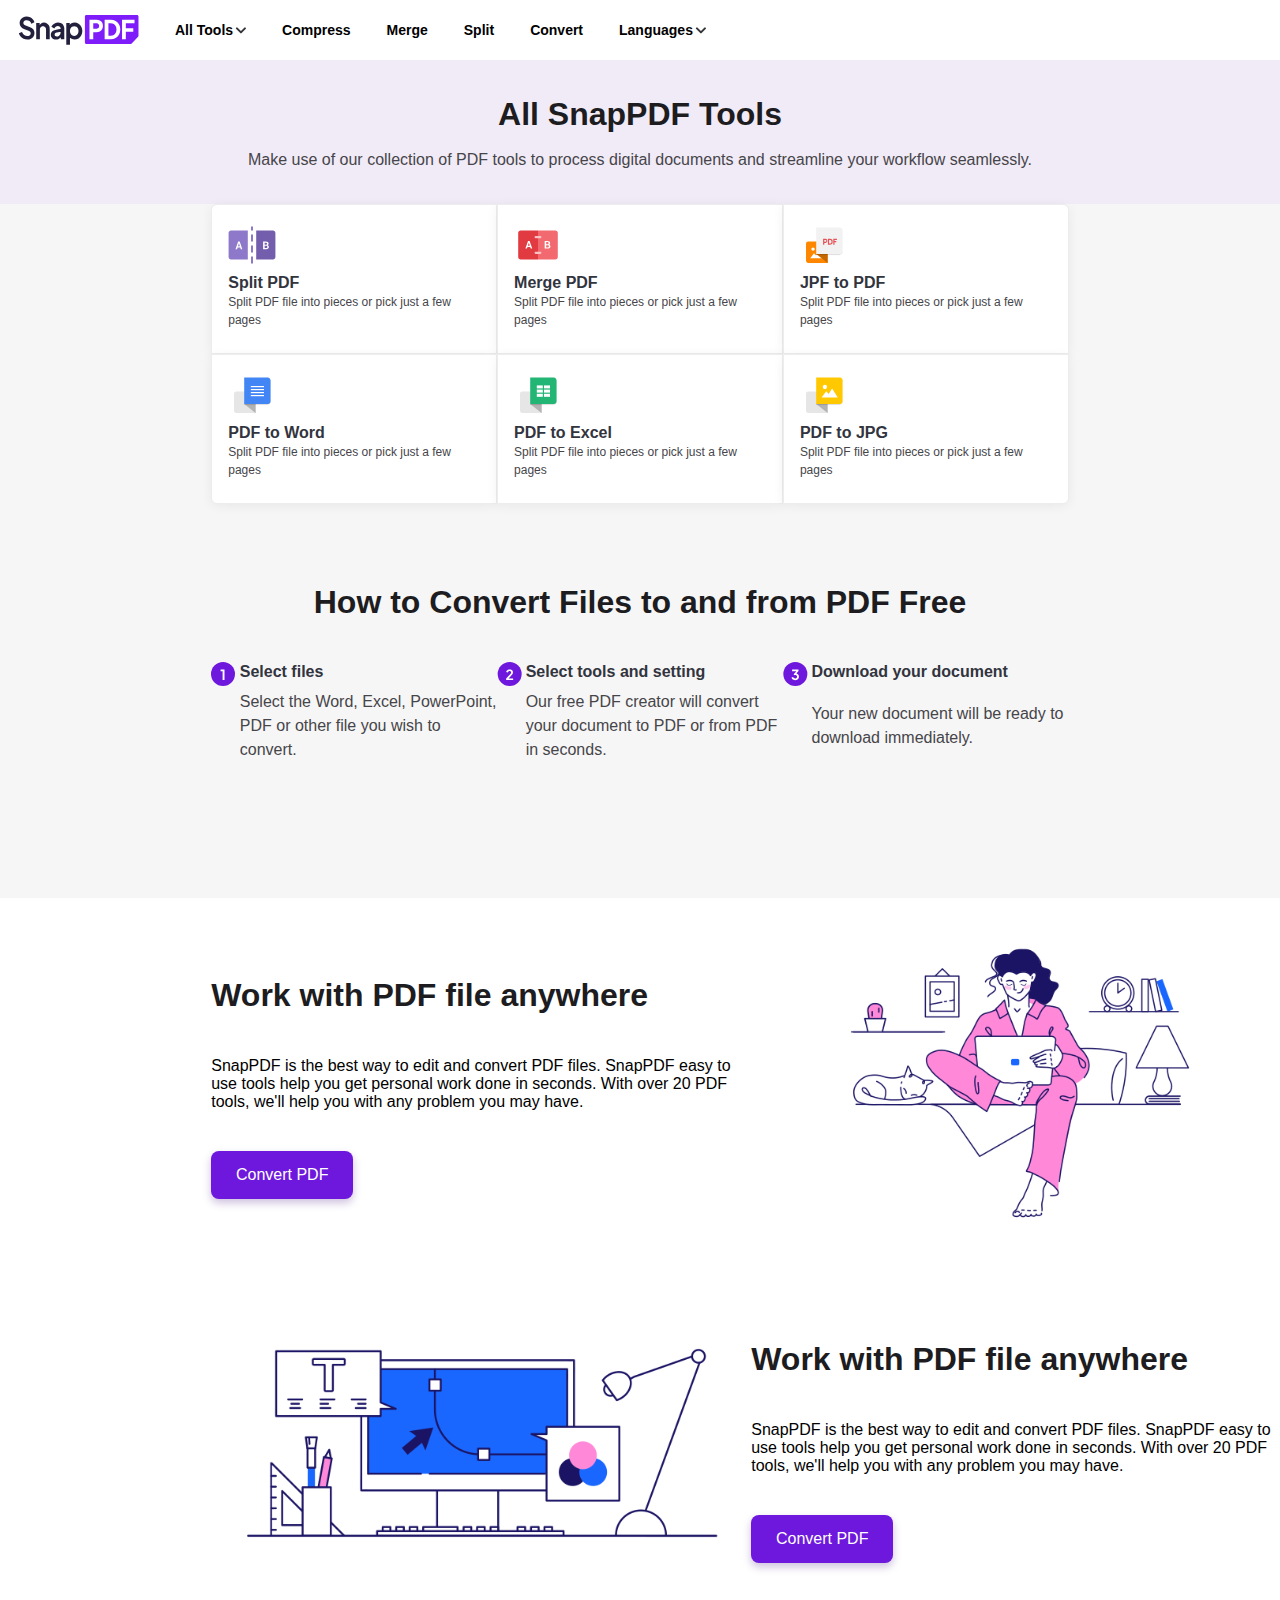
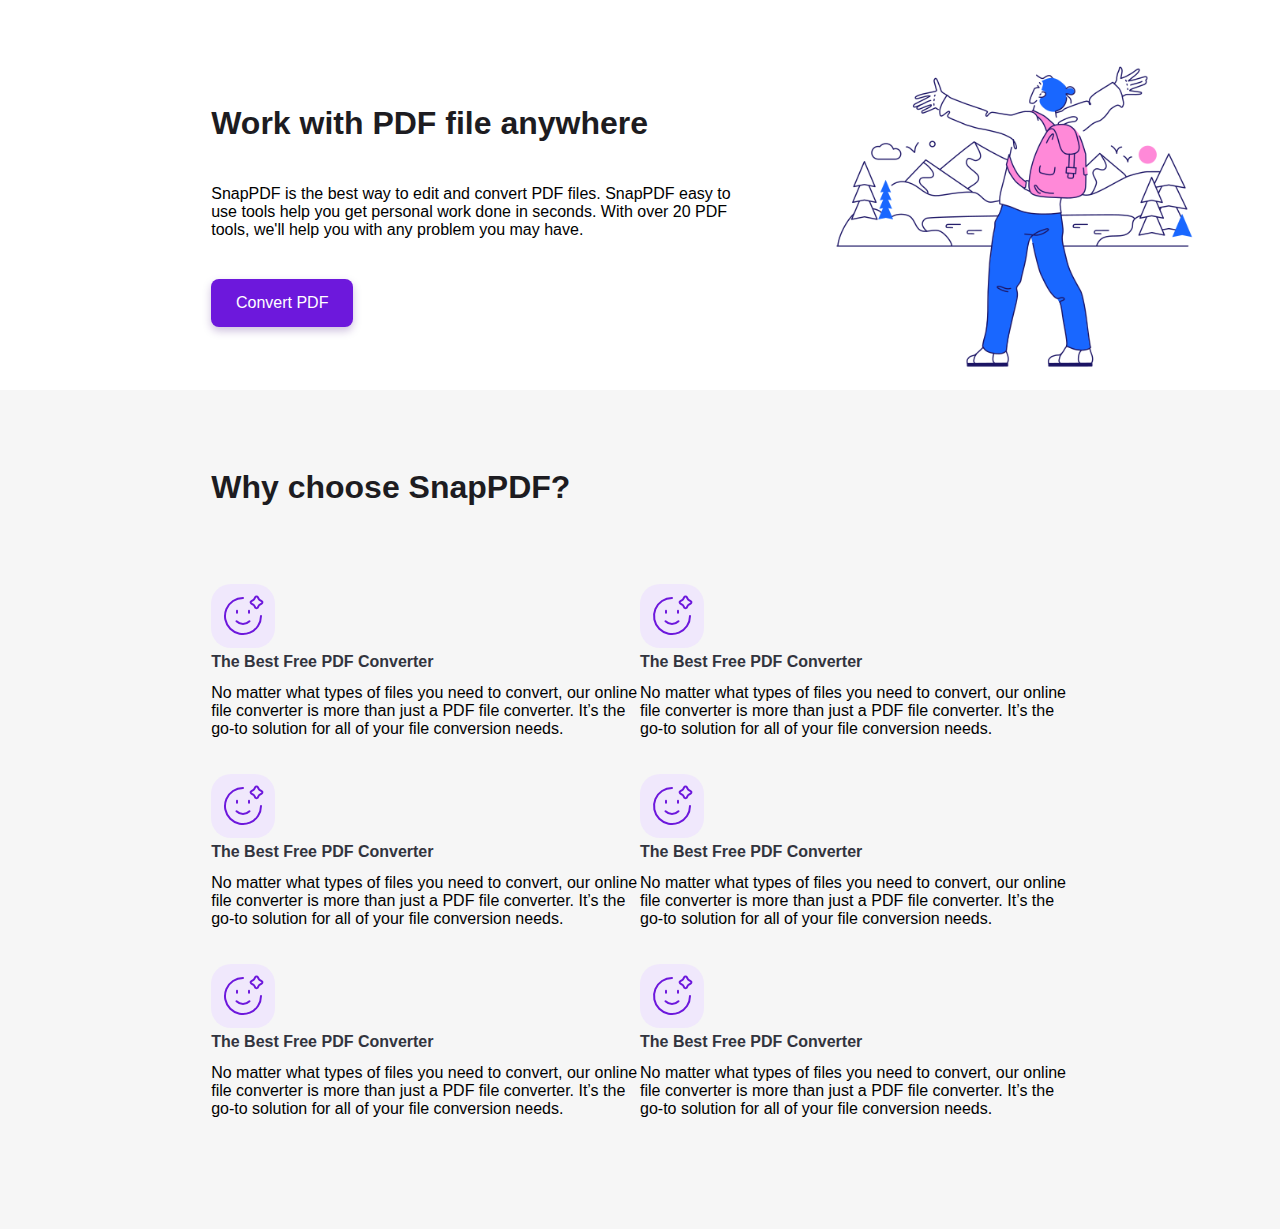
<file: index.html>
<!DOCTYPE html>
<html lang="en">
  <head>
    <meta charset="UTF-8" />
    <meta http-equiv="X-UA-Compatible" content="IE=edge" />
    <meta name="viewport" content="width=device-width, initial-scale=1.0" />
    <title>Snap pdf</title>
    <link rel="stylesheet" href="./css/style.css" />
    <link rel="stylesheet" href="./css/foundation.css" />
  </head>
  <body>
    <header>
      <div class="header">
        <nav class="navbar">
          <img src="./img/logo.svg" alt="logo" class="logo" />
          <button class="alltool">
            <!-- <img class="alltool-icon" src="./img/appstore.svg" alt="" /> -->
            All Tools
            <img class="icon-dropdown" src="./img/dropdown.svg" alt="" />
          </button>
          <button>Compress</button>
          <button>Merge</button>
          <button>Split</button>
          <button>Convert</button>
          <button class="languages">
            <p>Languages</p>
            <img class="icon-dropdown" src="./img/dropdown.svg" alt="" />
          </button>
        </nav>
      </div>
    </header>

    <main class="main">
      <div class="introduce">
        <p class="introduce-titel h8">All SnapPDF Tools</p>
        <p class="introduce-subtitle t16r">
          Make use of our collection of PDF tools to process digital documents
          and streamline your workflow seamlessly.
        </p>
      </div>

      <div class="grid">
        <div class="container">
          <div class="tool-box">
            <a href="/word2pdf.html" class="tool">
              <div class="tool-icon">
                <img src="./img/splitpdf.svg" alt="" />
              </div>
              <div class="tool-titel h10">Split PDF</div>
              <div class="tool-info t12r">
                Split PDF file into pieces or pick just a few pages
              </div>
            </a>
          </div>
          <div class="tool-box">
            <a href="#" class="tool">
              <div class="tool-icon">
                <img src="./img/mergepdf.svg" alt="" />
              </div>
              <div class="tool-titel h10">Merge PDF</div>
              <div class="tool-info t12r">
                Split PDF file into pieces or pick just a few pages
              </div>
            </a>
          </div>
          <div class="tool-box">
            <a href="#" class="tool">
              <div class="tool-icon">
                <img src="./img/jpg2pdf.svg" alt="" />
              </div>
              <div class="tool-titel h10">JPF to PDF</div>
              <div class="tool-info t12r">
                Split PDF file into pieces or pick just a few pages
              </div>
            </a>
          </div>
          <div class="tool-box">
            <a href="#" class="tool">
              <div class="tool-icon">
                <img src="./img/pdf2word.svg" alt="" />
              </div>
              <div class="tool-titel h10">PDF to Word</div>
              <div class="tool-info t12r">
                Split PDF file into pieces or pick just a few pages
              </div>
            </a>
          </div>
          <div class="tool-box">
            <a href="#" class="tool">
              <div class="tool-icon">
                <img src="./img/pdf2excel.svg" alt="" />
              </div>
              <div class="tool-titel h10">PDF to Excel</div>
              <div class="tool-info t12r">
                Split PDF file into pieces or pick just a few pages
              </div>
            </a>
          </div>
          <div class="tool-box">
            <a href="#" class="tool">
              <div class="tool-icon">
                <img src="./img/pdf2jpg.svg" alt="" />
              </div>
              <div class="tool-titel h10">PDF to JPG</div>
              <div class="tool-info t12r">
                Split PDF file into pieces or pick just a few pages
              </div>
            </a>
          </div>
        </div>
      </div>

      <div class="howto">
        <div class="container">
          <div class="titel h8">How to Convert Files to and from PDF Free</div>
          <div class="steps">
            <div class="item">
              <div class="num"><img src="./img/1.svg" alt="1" /></div>
              <div class="item-titel h10">Select files</div>
              <div></div>
              <div class="item-info t16r">
                Select the Word, Excel, PowerPoint, PDF or other file you wish
                to convert.
              </div>
            </div>
            <div class="item">
              <div class="num"><img src="./img/2.svg" alt="2" /></div>
              <div class="item-titel h10">Select tools and setting</div>
              <div></div>
              <div class="item-info t16r">
                Our free PDF creator will convert your document to PDF or from
                PDF in seconds.
              </div>
            </div>
            <div class="item">
              <div class="num"><img src="./img/3.svg" alt="3" /></div>
              <div class="item-titel h10">Download your document</div>
              <div></div>
              <div class="item-info t16r">
                Your new document will be ready to download immediately.
              </div>
            </div>
          </div>
        </div>
      </div>

      <div class="features">
        <div class="container">
          <div class="features-box">
            <div class="features-text1">
              <div class="h8">Work with PDF file anywhere</div>
              <div class="features-description">
                SnapPDF is the best way to edit and convert PDF files. SnapPDF
                easy to use tools help you get personal work done in seconds.
                With over 20 PDF tools, we'll help you with any problem you may
                have.
              </div>
              <button class="button-convertpdf">
                <p class="h10w">Convert PDF</p>
              </button>
            </div>
            <div class="features-image1">
              <img src="./img/Remote work.svg" alt="" />
            </div>
            <div class="features-text2">
              <div class="h8">Work with PDF file anywhere</div>
              <div class="features-description">
                SnapPDF is the best way to edit and convert PDF files. SnapPDF
                easy to use tools help you get personal work done in seconds.
                With over 20 PDF tools, we'll help you with any problem you may
                have.
              </div>
              <button class="button-convertpdf">
                <p class="h10w">Convert PDF</p>
              </button>
            </div>
            <div class="features-image2">
              <img src="./img/Design Process.svg" alt="" />
            </div>
            <div class="features-text3">
              <div class="h8">Work with PDF file anywhere</div>
              <div class="features-description">
                SnapPDF is the best way to edit and convert PDF files. SnapPDF
                easy to use tools help you get personal work done in seconds.
                With over 20 PDF tools, we'll help you with any problem you may
                have.
              </div>
              <button class="button-convertpdf">
                <p class="h10w">Convert PDF</p>
              </button>
            </div>
            <div class="features-image3">
              <img src="./img/Backpacker.svg" alt="" />
            </div>
          </div>
        </div>
      </div>

      <div class="whychoose">
        <div class="container">
          <div class="titel h8">Why choose SnapPDF?</div>
          <div class="whychoose-box">
            <div class="whychoose-item">
              <img src="./img/w1.svg" alt="" />
              <div class="titel h10">The Best Free PDF Converter</div>
              <div class="text tr16">
                No matter what types of files you need to convert, our online
                file converter is more than just a PDF file converter. It’s the
                go-to solution for all of your file conversion needs.
              </div>
            </div>
            <div class="whychoose-item">
              <img src="./img/w1.svg" alt="" />
              <div class="titel h10">The Best Free PDF Converter</div>
              <div class="text tr16">
                No matter what types of files you need to convert, our online
                file converter is more than just a PDF file converter. It’s the
                go-to solution for all of your file conversion needs.
              </div>
            </div>
            <div class="whychoose-item">
              <img src="./img/w1.svg" alt="" />
              <div class="titel h10">The Best Free PDF Converter</div>
              <div class="text tr16">
                No matter what types of files you need to convert, our online
                file converter is more than just a PDF file converter. It’s the
                go-to solution for all of your file conversion needs.
              </div>
            </div>
            <div class="whychoose-item">
              <img src="./img/w1.svg" alt="" />
              <div class="titel h10">The Best Free PDF Converter</div>
              <div class="text tr16">
                No matter what types of files you need to convert, our online
                file converter is more than just a PDF file converter. It’s the
                go-to solution for all of your file conversion needs.
              </div>
            </div>
            <div class="whychoose-item">
              <img src="./img/w1.svg" alt="" />
              <div class="titel h10">The Best Free PDF Converter</div>
              <div class="text tr16">
                No matter what types of files you need to convert, our online
                file converter is more than just a PDF file converter. It’s the
                go-to solution for all of your file conversion needs.
              </div>
            </div>
            <div class="whychoose-item">
              <img src="./img/w1.svg" alt="" />
              <div class="titel h10">The Best Free PDF Converter</div>
              <div class="text tr16">
                No matter what types of files you need to convert, our online
                file converter is more than just a PDF file converter. It’s the
                go-to solution for all of your file conversion needs.
              </div>
            </div>
          </div>
        </div>
      </div>
    </main>
  </body>
</html>
</file>
<file: css/style.css>
* {
  box-sizing: border-box;
  margin: 0;
  padding: 0;
  text-decoration: none;
  list-style: none;
}

.container {
  width: 67%;
  margin: auto;
}

:root {
  --primary: #ffffff;
  --secondary: #f6f6f6;
  --tertiary: #e1e2e3;
  --quaternary: #f1ebf7;
}

button {
  border: none;
  outline: none;
  background-color: transparent;
  font: inherit;
  cursor: pointer;
}

body {
  background-color: var(--secondary);
  font-family: "Plus Jakarta Sans", sans-serif;
  text-rendering: optimizeSpeed;
}

/* 
HEADER 
*/

header {
  background: var(--primary);
  color: #363539;
  font-weight: 700;
  font-size: 14px;
  line-height: 20px;
  overflow: hidden;
  border-bottom: 1px solid (var(--tertiary));
  height: 60px;
  align-items: center;
  display: flex;
}

nav {
  display: flex;
  justify-content: flex-start;
  flex-flow: row;
  align-items: center;
  margin-left: 18px;
}

nav button {
  margin-left: 36px;
}

.alltool,
.languages {
  display: flex;
}

.icon-dropdown {
  margin-left: 2px;
}

/* 
MAIN 
*/

.introduce {
  display: flex;
  flex-direction: column;
  align-items: center;
  text-align: center;
  background: #f1ebf7;
  padding: 32px;
  gap: 12px;
}

.grid .container {
  display: grid;
  width: 67%;
  margin: auto;
  grid-template-columns: repeat(3, 1fr);
}

.grid .container .tool-box {
  display: flex;
  flex-direction: column;
  padding: 16px 16px 24px;
  background: white;
  border: 0.5px solid #ededed;
  box-shadow: 0px 2px 12px rgba(0, 0, 0, 0.06);
}

.grid .container .tool-box .tool {
  display: flex;
  flex-direction: column;
  align-items: flex-start;
}

.grid .container .tool-box:first-child {
  border-top-left-radius: 6px;
}
.grid .tool-box:last-child {
  border-bottom-right-radius: 6px;
}
.grid .container .tool-box:nth-child(3) {
  border-top-right-radius: 6px;
}
.grid .container .tool-box:nth-child(4) {
  border-bottom-left-radius: 6px;
}

.howto .titel {
  margin: 76px 0 38px 0;
  text-align: center;
}

.howto .steps {
  display: grid;
  grid-template-columns: repeat(3, 1fr);
}

.howto .item {
  display: grid;
  grid-template-columns: 1fr 9fr;
  margin-bottom: 136px;
}

.features {
  width: 100%;
  background: white;
  display: flex;
  flex-direction: column;
}

.features-box {
  display: grid;
  grid-template-areas:
    "text1 image1"
    "image2 text2"
    "text3 image3";
}

.features-text1 {
  text-align: left;
  margin-top: 75px;
  grid-area: text1;
}
.features-text2 {
  text-align: left;
  margin-top: 75px;
  grid-area: text2;
}
.features-text3 {
  text-align: left;
  margin-top: 75px;
  grid-area: text3;
}
.features-image1 {
  grid-area: image1;
}
.features-image2 {
  grid-area: image2;
}
.features-image3 {
  grid-area: image3;
}

.features-description {
  margin: 40px 0px;
}

.button-convertpdf {
  width: 142px;
  height: 48px;
  background: #6d18dc;
  box-shadow: 0px 4px 8px rgba(64, 15, 127, 0.26);
  border-radius: 8px;
  color: white;
}

.whychoose {
  margin: 75px 0px;
}

.whychoose-box {
  margin-top: 75px;
  display: grid;
  grid-template-columns: repeat(2, 3fr);
}

.whychoose-item {
  margin-bottom: 24px;
}

.whychoose-item .text {
  margin: 12px 0px;
}

/* 
TABLET
*/

@media screen and (max-width: 768px) {
  .howto .steps {
    grid-template-columns: repeat(1, 1fr);
  }

  .features-box {
    grid-template-areas:
      "text1"
      "image1"
      "text2"
      "image2"
      "text3"
      "image3";
  }
}

/* 
PHONE
*/

@media screen and (max-width: 480px) {
  .grid {
    grid-template-columns: repeat(2, 1fr);
  }
  .grid .tool-box:nth-child(2) {
    border-top-right-radius: 6px;
  }
  .grid .tool-box:nth-child(3) {
    border-top-right-radius: 0px;
  }
  .grid .tool-box:nth-child(4) {
    border-bottom-left-radius: 0px;
  }
  .grid .tool-box:nth-child(5) {
    border-bottom-left-radius: 6px;
  }

  .howto .steps {
    grid-template-columns: repeat(1, 1fr);
  }
}
</file>
